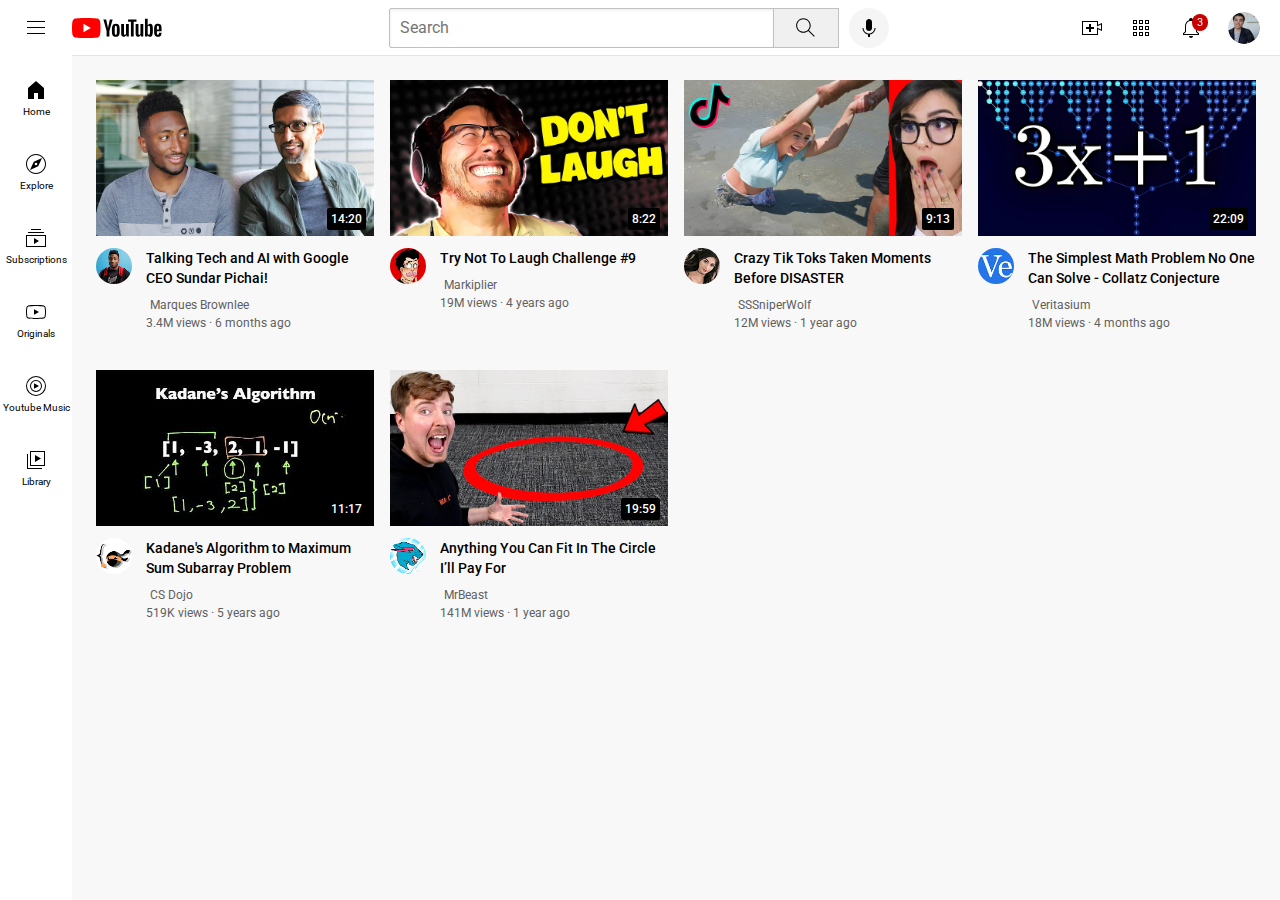
<file: index.html>
<!DOCTYPE html>
<html>
  <head>
    <title>Youtube.com Clone</title>
    <link rel="preconnect" href="https://fonts.googleapis.com">
    <link rel="preconnect" href="https://fonts.gstatic.com" crossorigin>
    <link href="https://fonts.googleapis.com/css2?family=Roboto:ital,wght@0,100;0,300;0,400;0,500;0,700;0,900;1,100;1,300;1,400;1,500;1,700;1,900&display=swap" rel="stylesheet">
    
    <link rel="stylesheet" href="styles/general.css">
    <link rel="stylesheet" href="styles/video.css">
    <link rel="stylesheet" href="styles/header.css">
    <link rel="stylesheet" href="styles/sidebar.css">
  </head>
    
    <body>
      <div class="header">
        <div class="left-section">
          <img class="hamburger-menu" src="icons/hamburger-menu.svg">
          <img class="youtube-logo"src="icons/youtube-logo.svg">
        </div>
        <div class="middle-section">
          <input class="search-bar" type="text" placeholder="Search">
          <button 
          class="search-button">
            <img class="search-icon" src="icons/search.svg">
            <div class="tooltip">Search</div>
          </button>
            
          <button 
          class="voice-search-button">
            <img class="voice-search-icon" src="icons/voice-search-icon.svg">
            <div class="tooltip">Search with your voice</div>
          </button>
        </div>
        <div class="right-section">
          <div class="upload-icon-container">
            <img class="upload-icon" src="icons/upload.svg">
            <div class="tooltip">Create</div>
          </div>
          
          <div class="youtube-apps-container">
            <img class="youtube-apps-icon" src="icons/youtube-apps.svg">
            <div class="tooltip">YouTube apps</div>
          </div>
          
          <div class="notifications-icon-container">
            <img class="notifications-icon" src="icons/notifications.svg">
            <div class="notifications-count">3</div>
            <div class="tooltip">Notifications</div>
          </div>
          <img class="current-user-picture" src="channel-pictures/my-channel.jpeg">
        </div>
      </div>

      <div class="sidebar">
        <div class="sidebar-link">
          <img src="icons/home.svg">
          <div>Home</div>
        </div>
        <div class="sidebar-link">
          <img src="icons/explore.svg">
          <div>Explore</div>
        </div>
        <div class="sidebar-link">
          <img src="icons/subscriptions.svg">
          <div>Subscriptions</div>
        </div>
        <div class="sidebar-link">
          <img src="icons/originals.svg">
          <div>Originals</div>
        </div>
        <div class="sidebar-link">
          <img src="icons/youtube-music.svg">
          <div>Youtube Music</div>
        </div>
        <div class="sidebar-link">
          <img src="icons/library.svg">
          <div>Library</div>
        </div>
      </div>
      
      <div class="video-grid">
        <div class="video-preview">
          <div class="thumbnail-row">
            <img class="thumbnail" src="thumbnails/thumbnail-1.webp">
            <div class="video-time">14:20</div>
          </div>
                  
          <div class="video-info-grid">
              <div class="channel-picture">
                <img class="profile-picture" src="channel-pictures/channel-1.jpeg">
              </div>
              <div class="video-info">
                <p class="video-title">
                  Talking Tech and AI with Google CEO Sundar Pichai!
                </p>
    
                <p class="video-author">
                  Marques Brownlee
                </p>
    
                <p class="video-stats">
                  3.4M views &#183; 6 months ago
                </p>
              </div>
          </div>
        </div>

        
        <div class="video-preview">
        
          <div class="thumbnail-row">
            <img class="thumbnail" src="thumbnails/thumbnail-2.webp">
            <div class="video-time">8:22</div>
          </div>

          <div class="video-info-grid">

              <div class="channel-picture">
                <img class="profile-picture" src="channel-pictures/channel-2.jpeg">
              </div>
              <div class="video-info">
                <p class="video-title">
                  Try Not To Laugh Challenge #9
                </p>
    
                <p class="video-author">
                  Markiplier
                </p>
    
                <p class="video-stats">
                  19M views &#183; 4 years ago
                </p>
              </div>
          </div>
                
        </div>

        <div class="video-preview">
          <div class="thumbnail-row">
            <img class="thumbnail" src="thumbnails/thumbnail-3.webp">
            <div class="video-time">9:13</div>
          </div>
          <div class="video-info-grid">
              <div class="channel-picture">
                <img class="profile-picture" src="channel-pictures/channel-3.jpeg">
              </div>
              <div class="video-info">
                <p class="video-title">
                 Crazy Tik Toks Taken Moments Before DISASTER
                </p>
    
                <p class="video-author">
                  SSSniperWolf
                </p>
    
                <p class="video-stats">
                  12M views &#183; 1 year ago
                </p>
              </div>
          </div>
        </div>

        
        <div class="video-preview">
        
          <div class="thumbnail-row">
            <img class="thumbnail" src="thumbnails/thumbnail-4.webp">
            <div class="video-time">22:09</div>
          </div>

          <div class="video-info-grid">

              <div class="channel-picture">
                <img class="profile-picture" src="channel-pictures/channel-4.jpeg">
              </div>
              <div class="video-info">
                <p class="video-title">
                  The Simplest Math Problem No One Can Solve - Collatz Conjecture
                </p>
    
                <p class="video-author">
                  Veritasium
                </p>
    
                <p class="video-stats">
                  18M views &#183; 4 months ago
                </p>
              </div>
          </div>
                
        </div>

        <div class="video-preview">
          <div class="thumbnail-row">
            <img class="thumbnail" src="thumbnails/thumbnail-5.webp">
            <div class="video-time">11:17</div>
          </div>
          <div class="video-info-grid">
              <div class="channel-picture">
                <img class="profile-picture" src="channel-pictures/channel-5.jpeg">
              </div>
              <div class="video-info">
                <p class="video-title">
                  Kadane's Algorithm to Maximum Sum Subarray Problem
                </p>
    
                <p class="video-author">
                  CS Dojo
                </p>
    
                <p class="video-stats">
                  519K views &#183; 5 years ago
                </p>
              </div>
          </div>
        </div>

        
        <div class="video-preview">
        
          <div class="thumbnail-row">
            <img class="thumbnail" src="thumbnails/thumbnail-6.webp">
            <div class="video-time">19:59</div>
          </div>

          <div class="video-info-grid">

              <div class="channel-picture">
                <img class="profile-picture" src="channel-pictures/channel-6.jpeg">
              </div>
              <div class="video-info">
                <p class="video-title">
                  Anything You Can Fit In The Circle I’ll Pay For
                </p>
    
                <p class="video-author">
                  MrBeast
                </p>
    
                <p class="video-stats">
                  141M views &#183; 1 year ago
                </p>
              </div>
          </div>
                
        </div>
      </div>
       
    </body>
</html>
</file>
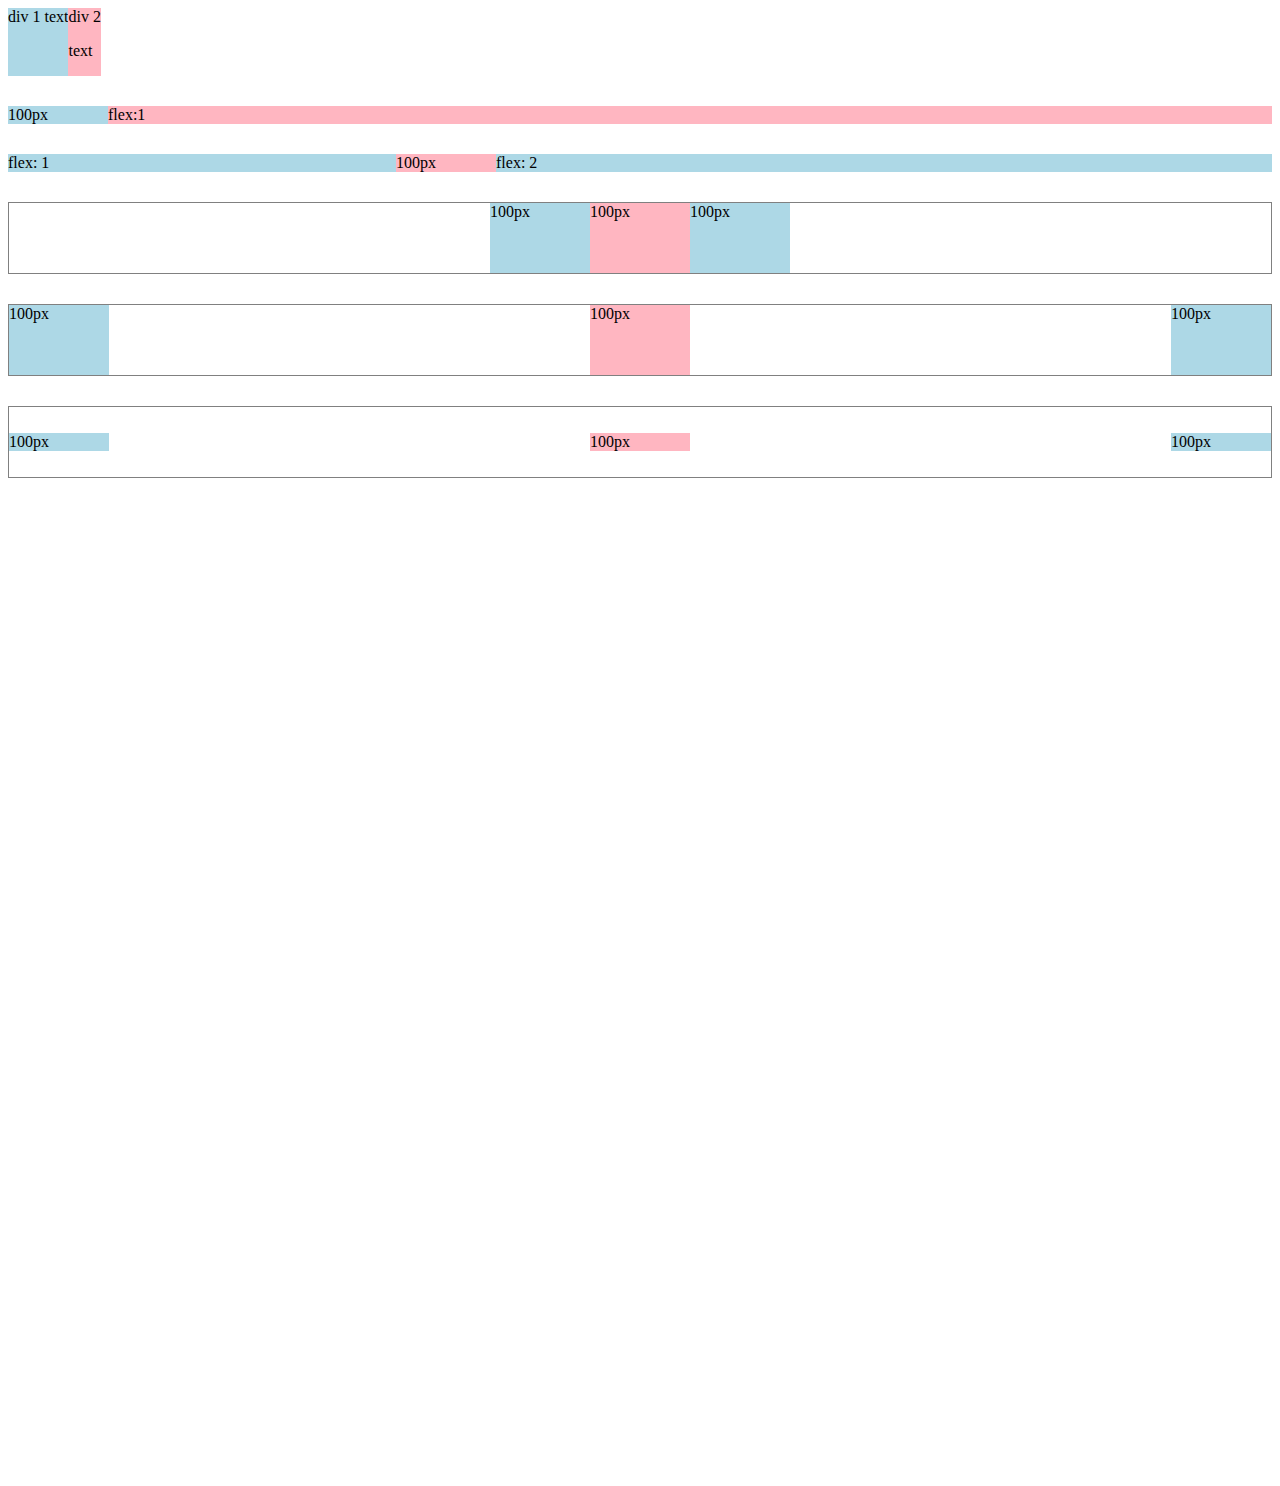
<file: flexbox.html>
<!DOCTYPE html>
<html>
  <head>
    <title>Flexbox Practice</title> 
  </head>
    <body style="padding-bottom: 1000px;">
      <div style="
        display: flex;
        flex-direction: row;
        ">
        <div style="background-color: lightblue;">div 1 text</div>
        <div style="background-color: lightpink;">div 2<p>text</p></div>
      </div>

      <div style="
        margin-top: 30px;
        display: flex;
        flex-direction: row;
        ">
        <div style="
        background-color: lightblue;
        width: 100px;">
        100px
        </div>
        <div style="
        background-color: lightpink;
        flex: 1;">
        flex:1
        </div>
      </div>

      <div style="
        margin-top: 30px;
        display: flex;
        flex-direction: row;
        ">
        <div style="
        background-color: lightblue;
        flex: 1;">
        flex: 1
        </div>
        <div style="
        background-color: lightpink;
        width: 100px;">
        100px
        </div>
        <div style="
        background-color: lightblue;
        flex: 2;
        ">
        flex: 2
        </div>
      </div>
      
      <div style="
        margin-top: 30px;
        height: 70px;
        border-width: 1px;
        border-style: solid;
        border-color: gray;
        display: flex;
        flex-direction: row;
        justify-content: center;
        ">
        <div style="
        background-color: lightblue;
        width: 100px;">
        100px
        </div>
        <div style="
        background-color: lightpink;
        width: 100px;">
        100px
        </div>
        <div style="
        background-color: lightblue;
        width: 100px;
        ">
        100px
        </div>
      </div>

      <div style="
        margin-top: 30px;
        height: 70px;
        border-width: 1px;
        border-style: solid;
        border-color: gray;
        display: flex;
        flex-direction: row;
        justify-content: space-between;
        ">
        <div style="
        background-color: lightblue;
        width: 100px;">
        100px
        </div>
        <div style="
        background-color: lightpink;
        width: 100px;">
        100px
        </div>
        <div style="
        background-color: lightblue;
        width: 100px;
        ">
        100px
        </div>
      </div>

      <div style="
        margin-top: 30px;
        height: 70px;
        border-width: 1px;
        border-style: solid;
        border-color: gray;
        display: flex;
        flex-direction: row;
        justify-content: space-between;
        align-items: center;
        ">
        <div style="
        background-color: lightblue;
        width: 100px;">
        100px
        </div>
        <div style="
        background-color: lightpink;
        width: 100px;">
        100px
        </div>
        <div style="
        background-color: lightblue;
        width: 100px;
        ">
        100px
        </div>
      </div>
      
    </body>
</html>
</file>
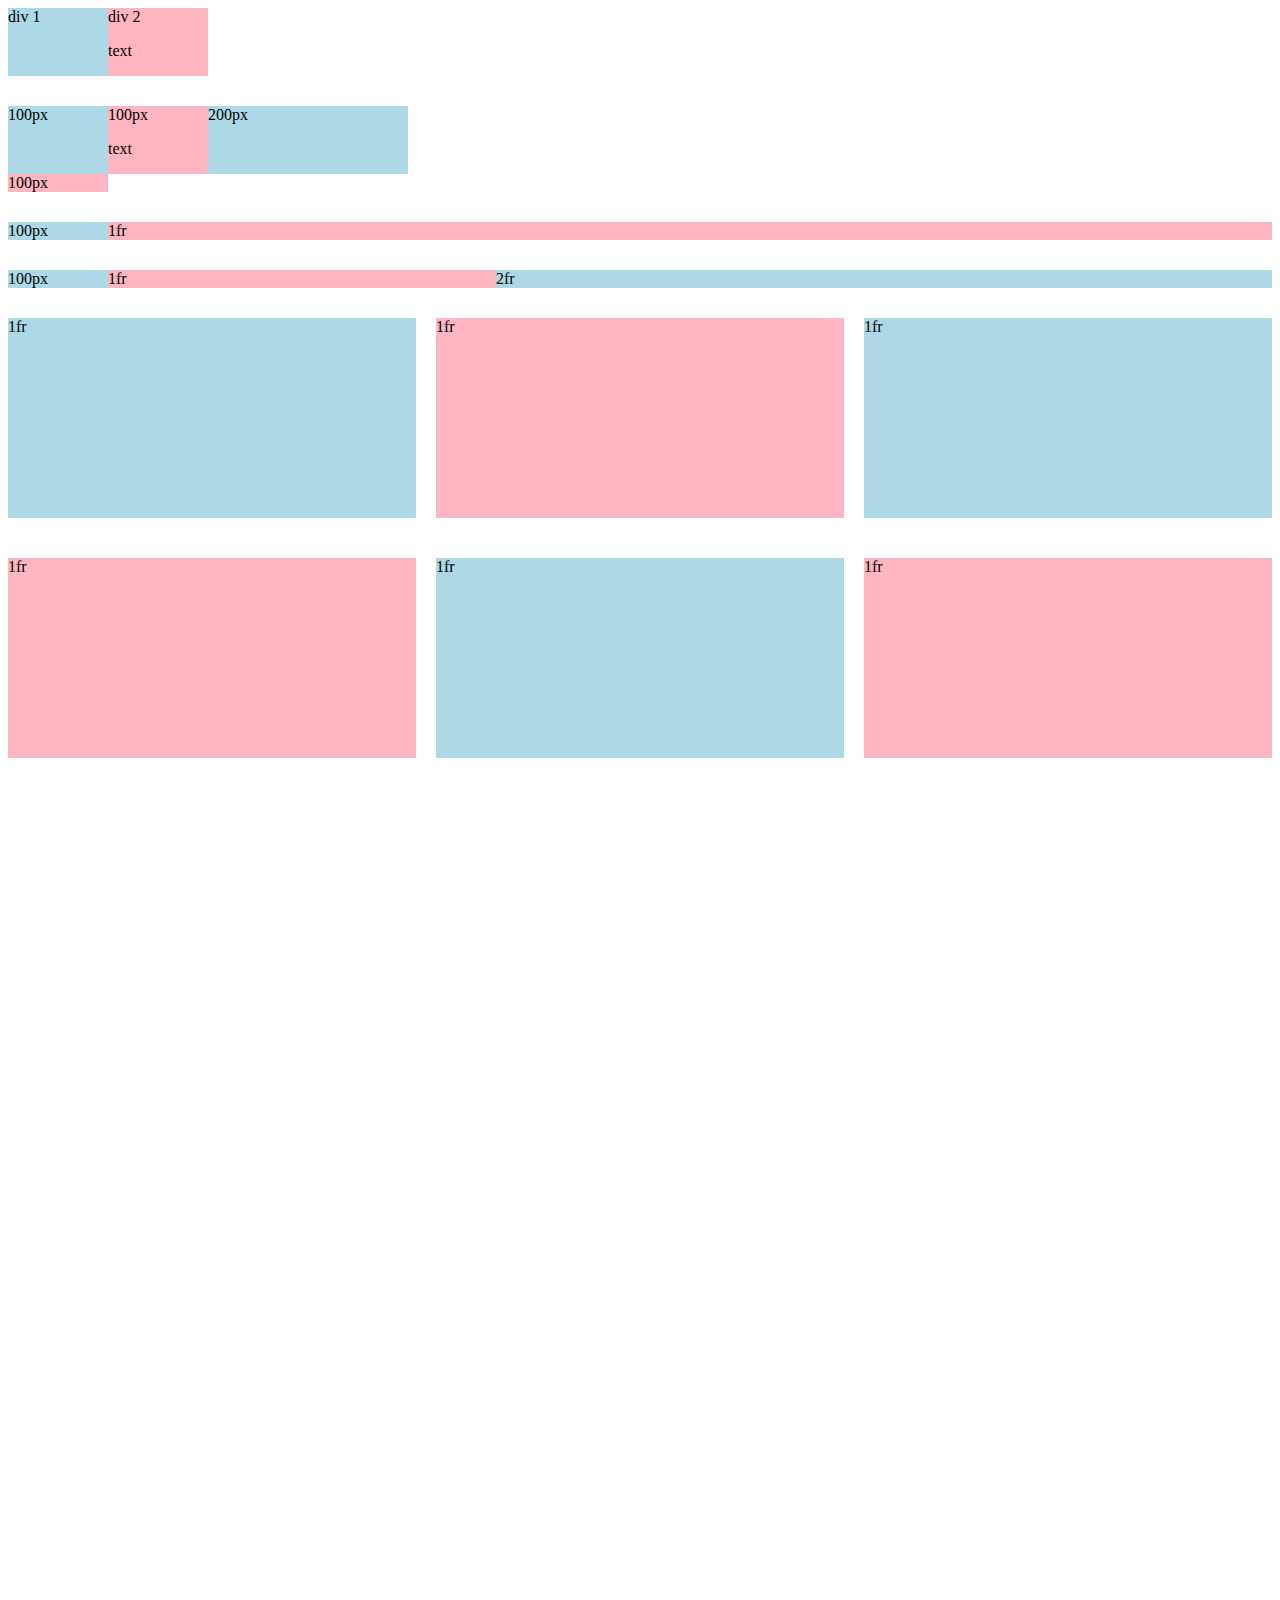
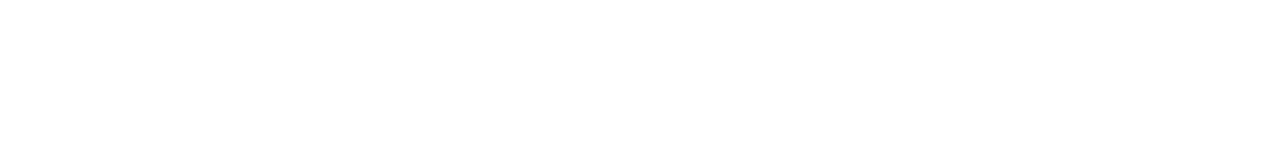
<file: grid.html>
<!DOCTYPE html>
<html>
  <head>
    <title>Grid Practice</title>
  </head>
    
    <body style="padding-bottom: 1000px;">

      <div style="
            display: grid;
            grid-template-columns: 100px 100px;
          ">
            <div style="background-color: 
            lightblue;">div 1</div>
            <div style="background-color: 
            lightpink;">div 2<p>text</p></div>
      </div>


      <div style="
            display: grid;
            grid-template-columns: 100px 100px 200px;
            margin-top: 30px;
          ">
            <div style="background-color: 
            lightblue;">100px</div>
            <div style="background-color: 
            lightpink;">100px<p>text</p></div>
            <div style="background-color: 
            lightblue;">200px</div>
            <div style="background-color: 
            lightpink;">100px</div>
      </div>

      <div style="
            display: grid;
            grid-template-columns: 100px 1fr;
            margin-top: 30px;
          ">
            <div style="background-color: 
            lightblue;">100px</div>
            <div style="background-color: 
            lightpink;">1fr</div>
            
      </div>

      <div style="
            display: grid;
            grid-template-columns: 100px 1fr 2fr;
            margin-top: 30px;
          ">
            <div style="background-color: 
            lightblue;">100px</div>
            <div style="background-color: 
            lightpink;">1fr</div>
            <div style="background-color: 
            lightblue;">2fr</div>
            
      </div>

      <div style="
            display: grid;
            grid-template-columns: 1fr 1fr 1fr;
            margin-top: 30px;
            column-gap: 20px;
            row-gap: 40px;
          ">
            <div style="background-color: 
            lightblue; height: 200px;">1fr</div>
            <div style="background-color: 
            lightpink; height: 200px;">1fr</div>
            <div style="background-color: 
            lightblue; height: 200px;">1fr</div>
            <div style="background-color: 
            lightpink; height: 200px;">1fr</div>
            <div style="background-color: 
            lightblue; height: 200px;">1fr</div>
            <div style="background-color: 
            lightpink; height: 200px;">1fr</div>
            
            
            
      </div>

    </body>

</html>
</file>
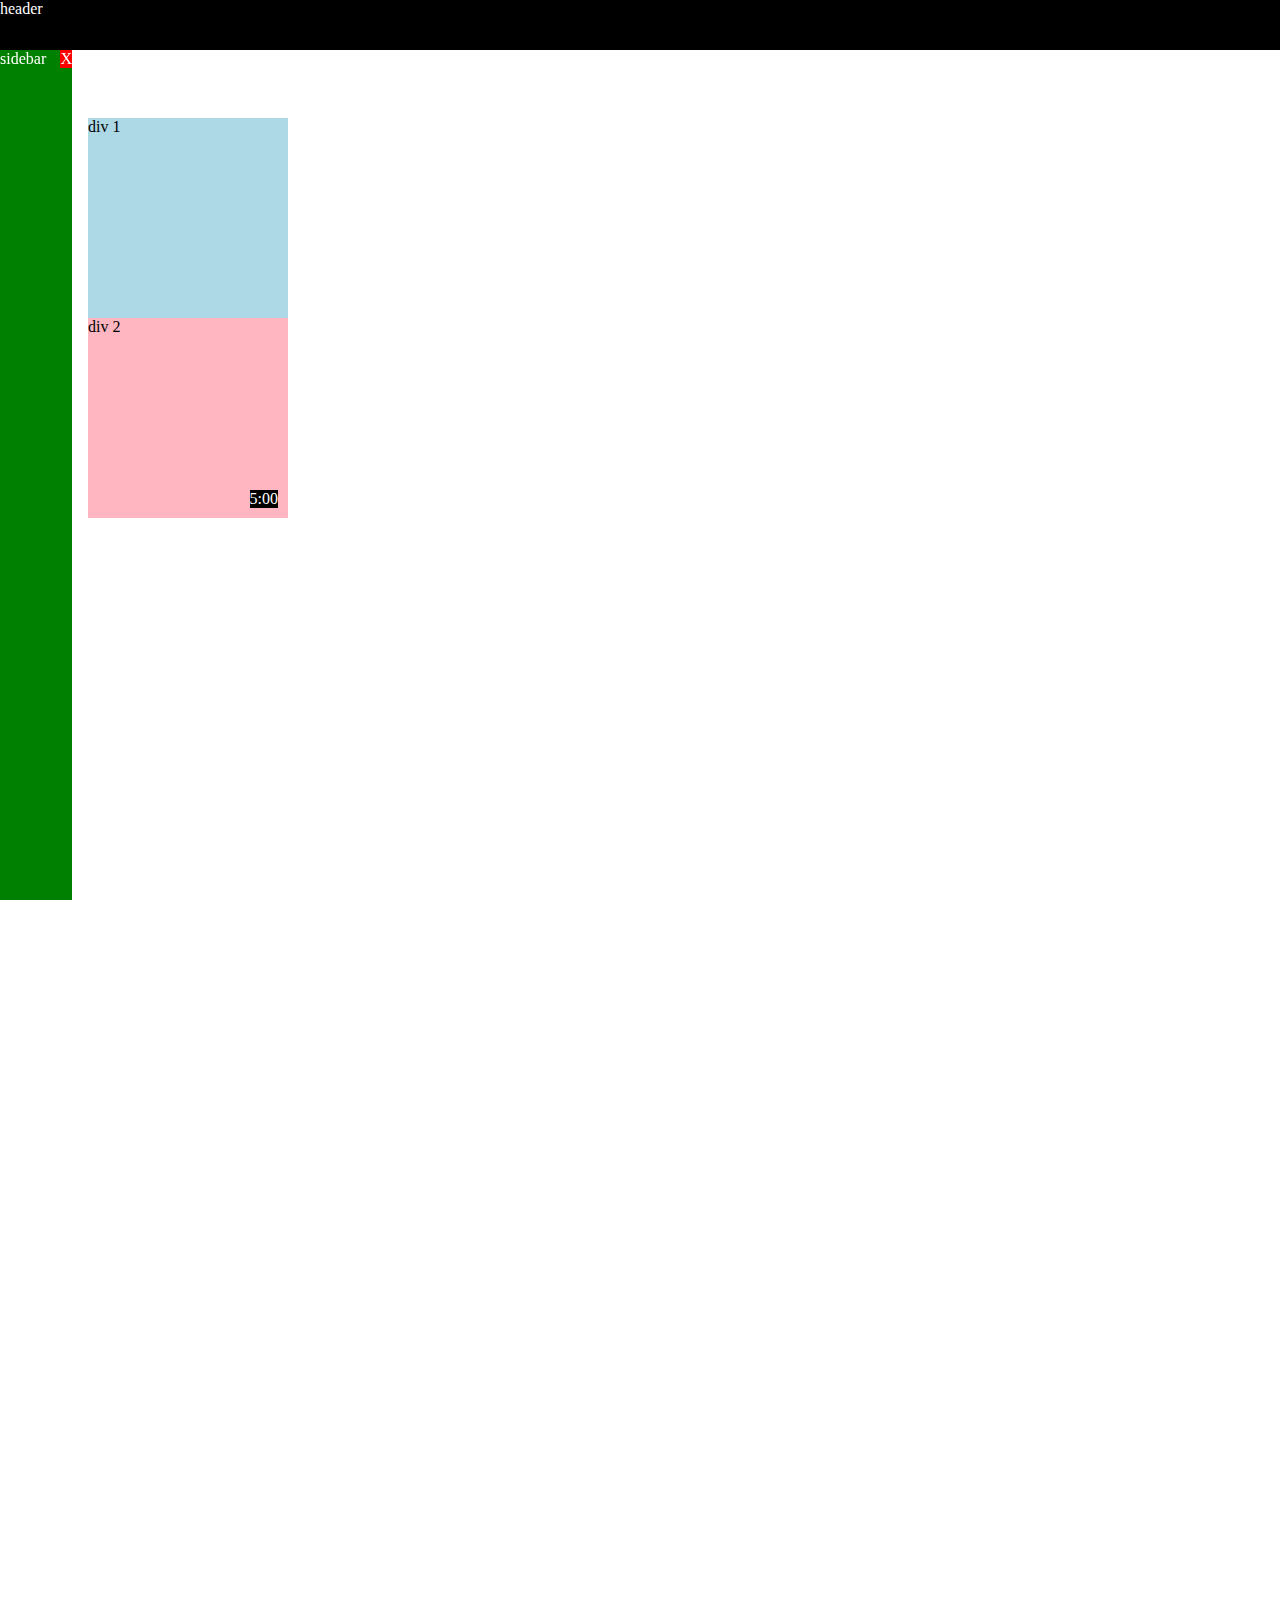
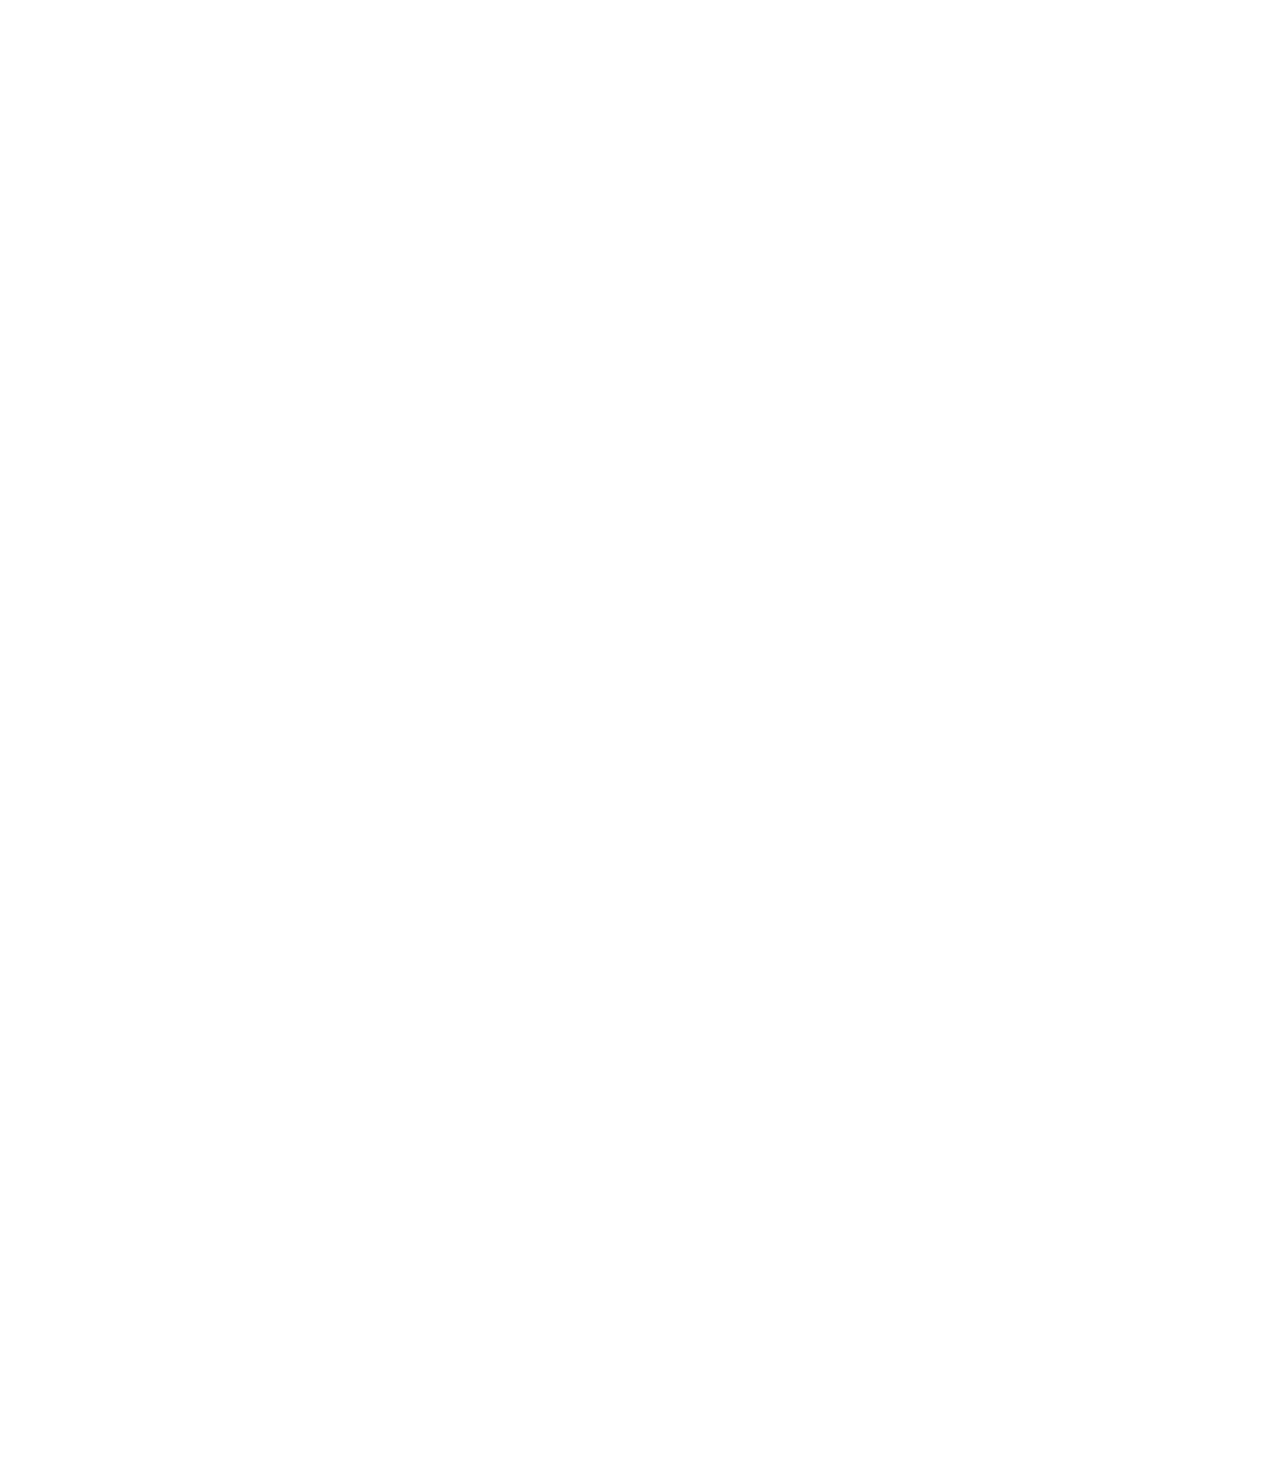
<file: position.html>
<!DOCTYPE html>
<html>
  <head>
    <title>Position Practice</title>
  </head>
  <body style="
      height: 3000px;
      padding-top: 50px;
      padding-left: 80px;
      ">
    <div style="
      background-color: black;
      color: white;
      position: fixed;
      top: 0px;
      left: 0px;
      right: 0px;
      height: 50px;
      z-index: 100;
      ">header</div>

      <div style="
      background-color: green;
      color: white;
      position: fixed;
      left: 0;
      bottom: 0;
      top: 50px;
      width: 72px;
      ">
      sidebar
      <div style="
      position: absolute;
      background-color: red;
      color: white;
      right: 0;
      top: 0;
    ">
      X
      </div>
      </div>

      
      <div style="
      background-color: lightblue;
      height: 200px;
      width: 200px;
      position: static;
      margin-top: 60px;
      ">div 1</div>
    <div style="
      background-color: lightpink;
      height: 200px;
      width: 200px;
      position: relative;
      ">
      div 2
      <div style="
        position: absolute;
        background-color: black;
        color: white;
        bottom: 10px;
        right: 10px;
        ">
        5:00
      </div>
    </div>
  </body>
</html>
</file>
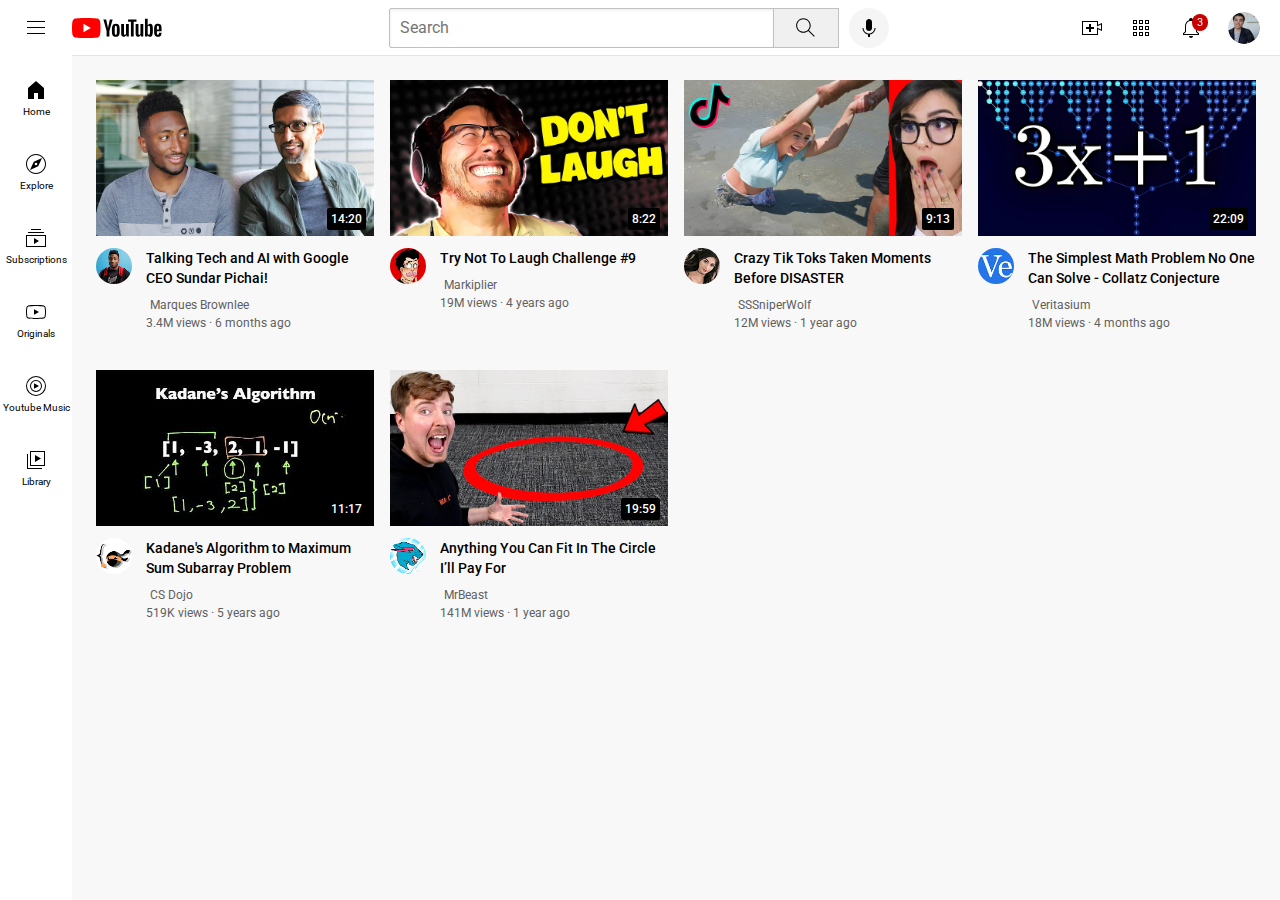
<file: youtube.html>
<!DOCTYPE html>
<html>
  <head>
    <title>Youtube.com Clone</title>
    <link rel="preconnect" href="https://fonts.googleapis.com">
    <link rel="preconnect" href="https://fonts.gstatic.com" crossorigin>
    <link href="https://fonts.googleapis.com/css2?family=Roboto:ital,wght@0,100;0,300;0,400;0,500;0,700;0,900;1,100;1,300;1,400;1,500;1,700;1,900&display=swap" rel="stylesheet">
    
    <link rel="stylesheet" href="styles/general.css">
    <link rel="stylesheet" href="styles/video.css">
    <link rel="stylesheet" href="styles/header.css">
    <link rel="stylesheet" href="styles/sidebar.css">
  </head>
    
    <body>
      <div class="header">
        <div class="left-section">
          <img class="hamburger-menu" src="icons/hamburger-menu.svg">
          <img class="youtube-logo"src="icons/youtube-logo.svg">
        </div>
        <div class="middle-section">
          <input class="search-bar" type="text" placeholder="Search">
          <button 
          class="search-button">
            <img class="search-icon" src="icons/search.svg">
            <div class="tooltip">Search</div>
          </button>
            
          <button 
          class="voice-search-button">
            <img class="voice-search-icon" src="icons/voice-search-icon.svg">
            <div class="tooltip">Search with your voice</div>
          </button>
        </div>
        <div class="right-section">
          <div class="upload-icon-container">
            <img class="upload-icon" src="icons/upload.svg">
            <div class="tooltip">Create</div>
          </div>
          
          <div class="youtube-apps-container">
            <img class="youtube-apps-icon" src="icons/youtube-apps.svg">
            <div class="tooltip">YouTube apps</div>
          </div>
          
          <div class="notifications-icon-container">
            <img class="notifications-icon" src="icons/notifications.svg">
            <div class="notifications-count">3</div>
            <div class="tooltip">Notifications</div>
          </div>
          <img class="current-user-picture" src="channel-pictures/my-channel.jpeg">
        </div>
      </div>

      <div class="sidebar">
        <div class="sidebar-link">
          <img src="icons/home.svg">
          <div>Home</div>
        </div>
        <div class="sidebar-link">
          <img src="icons/explore.svg">
          <div>Explore</div>
        </div>
        <div class="sidebar-link">
          <img src="icons/subscriptions.svg">
          <div>Subscriptions</div>
        </div>
        <div class="sidebar-link">
          <img src="icons/originals.svg">
          <div>Originals</div>
        </div>
        <div class="sidebar-link">
          <img src="icons/youtube-music.svg">
          <div>Youtube Music</div>
        </div>
        <div class="sidebar-link">
          <img src="icons/library.svg">
          <div>Library</div>
        </div>
      </div>
      
      <div class="video-grid">
        <div class="video-preview">
          <div class="thumbnail-row">
            <img class="thumbnail" src="thumbnails/thumbnail-1.webp">
            <div class="video-time">14:20</div>
          </div>
                  
          <div class="video-info-grid">
              <div class="channel-picture">
                <img class="profile-picture" src="channel-pictures/channel-1.jpeg">
              </div>
              <div class="video-info">
                <p class="video-title">
                  Talking Tech and AI with Google CEO Sundar Pichai!
                </p>
    
                <p class="video-author">
                  Marques Brownlee
                </p>
    
                <p class="video-stats">
                  3.4M views &#183; 6 months ago
                </p>
              </div>
          </div>
        </div>

        
        <div class="video-preview">
        
          <div class="thumbnail-row">
            <img class="thumbnail" src="thumbnails/thumbnail-2.webp">
            <div class="video-time">8:22</div>
          </div>

          <div class="video-info-grid">

              <div class="channel-picture">
                <img class="profile-picture" src="channel-pictures/channel-2.jpeg">
              </div>
              <div class="video-info">
                <p class="video-title">
                  Try Not To Laugh Challenge #9
                </p>
    
                <p class="video-author">
                  Markiplier
                </p>
    
                <p class="video-stats">
                  19M views &#183; 4 years ago
                </p>
              </div>
          </div>
                
        </div>

        <div class="video-preview">
          <div class="thumbnail-row">
            <img class="thumbnail" src="thumbnails/thumbnail-3.webp">
            <div class="video-time">9:13</div>
          </div>
          <div class="video-info-grid">
              <div class="channel-picture">
                <img class="profile-picture" src="channel-pictures/channel-3.jpeg">
              </div>
              <div class="video-info">
                <p class="video-title">
                 Crazy Tik Toks Taken Moments Before DISASTER
                </p>
    
                <p class="video-author">
                  SSSniperWolf
                </p>
    
                <p class="video-stats">
                  12M views &#183; 1 year ago
                </p>
              </div>
          </div>
        </div>

        
        <div class="video-preview">
        
          <div class="thumbnail-row">
            <img class="thumbnail" src="thumbnails/thumbnail-4.webp">
            <div class="video-time">22:09</div>
          </div>

          <div class="video-info-grid">

              <div class="channel-picture">
                <img class="profile-picture" src="channel-pictures/channel-4.jpeg">
              </div>
              <div class="video-info">
                <p class="video-title">
                  The Simplest Math Problem No One Can Solve - Collatz Conjecture
                </p>
    
                <p class="video-author">
                  Veritasium
                </p>
    
                <p class="video-stats">
                  18M views &#183; 4 months ago
                </p>
              </div>
          </div>
                
        </div>

        <div class="video-preview">
          <div class="thumbnail-row">
            <img class="thumbnail" src="thumbnails/thumbnail-5.webp">
            <div class="video-time">11:17</div>
          </div>
          <div class="video-info-grid">
              <div class="channel-picture">
                <img class="profile-picture" src="channel-pictures/channel-5.jpeg">
              </div>
              <div class="video-info">
                <p class="video-title">
                  Kadane's Algorithm to Maximum Sum Subarray Problem
                </p>
    
                <p class="video-author">
                  CS Dojo
                </p>
    
                <p class="video-stats">
                  519K views &#183; 5 years ago
                </p>
              </div>
          </div>
        </div>

        
        <div class="video-preview">
        
          <div class="thumbnail-row">
            <img class="thumbnail" src="thumbnails/thumbnail-6.webp">
            <div class="video-time">19:59</div>
          </div>

          <div class="video-info-grid">

              <div class="channel-picture">
                <img class="profile-picture" src="channel-pictures/channel-6.jpeg">
              </div>
              <div class="video-info">
                <p class="video-title">
                  Anything You Can Fit In The Circle I’ll Pay For
                </p>
    
                <p class="video-author">
                  MrBeast
                </p>
    
                <p class="video-stats">
                  141M views &#183; 1 year ago
                </p>
              </div>
          </div>
                
        </div>
      </div>
       
    </body>
</html>
</file>
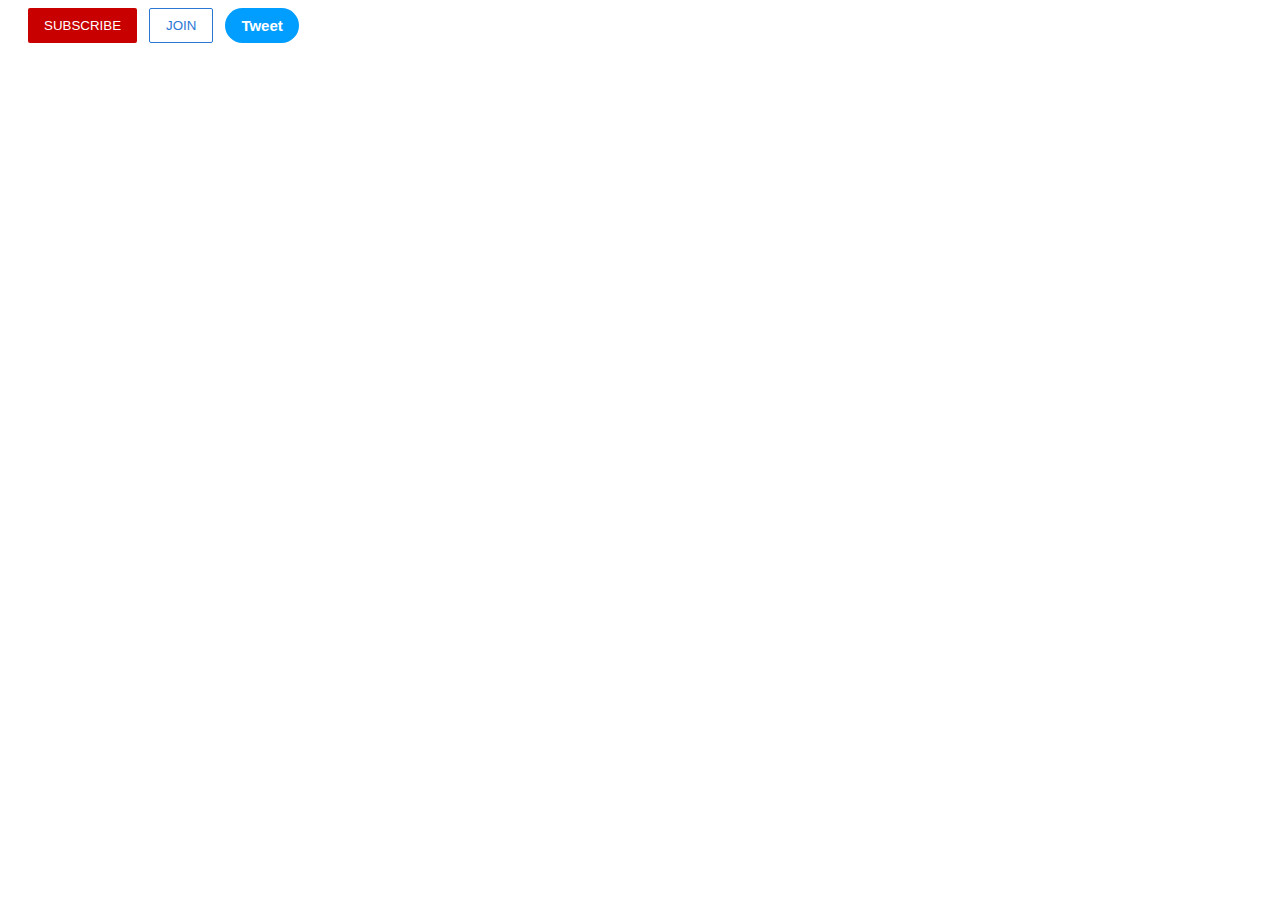
<file: intro-to-html/buttons.html>
<!DOCTYPE html>
<html>
  <head>
    <title>Buttons Practice</title>
    <link rel="stylesheet" href="styles/buttons.css">
  </head>
    <body>
      <button class="subscribe-button">
        SUBSCRIBE 
      </button>
      
      <button class="join-button">
        JOIN 
      </button>
      
      <button class="tweet-button">
        Tweet 
      </button>
    </body>
</html>
</file>
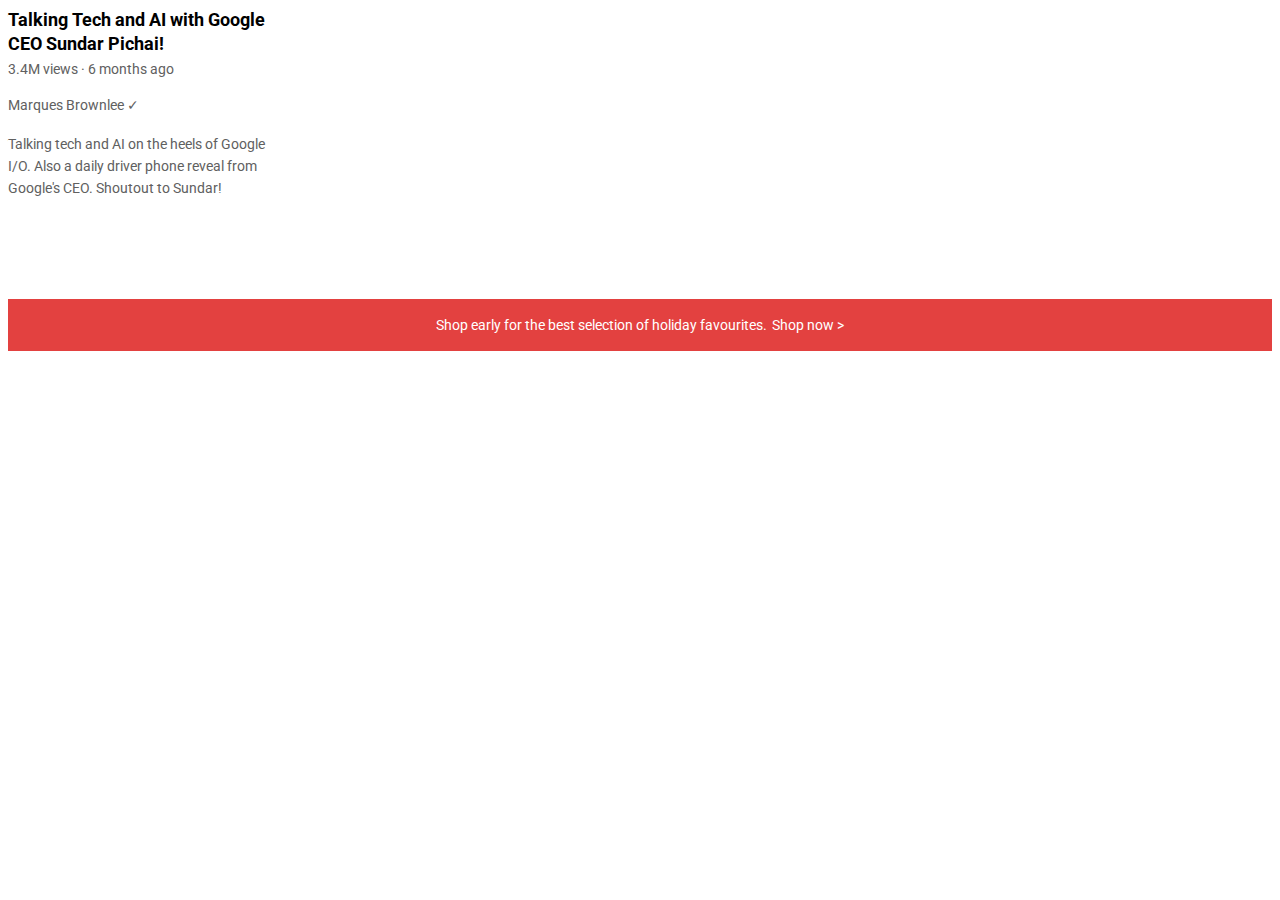
<file: intro-to-html/text.html>
<!DOCTYPE html>
<html>
  <head>
    <title>Text Practice</title>

    <link rel="preconnect" href="https://fonts.googleapis.com">
    <link rel="preconnect" href="https://fonts.gstatic.com" crossorigin>
    <link href="https://fonts.googleapis.com/css2?family=Roboto:ital,wght@0,100;0,300;0,400;0,500;0,700;0,900;1,100;1,300;1,400;1,500;1,700;1,900&display=swap" rel="stylesheet">

    <link rel="stylesheet" href="styles/text.css">
  </head>
    <body>
      <p class="video-title"> 
        Talking Tech and AI with Google CEO Sundar Pichai!
      </p>
      
      <p class="video-stats">
        3.4M views &#183; 6 months ago
      </p>
      
      <p class="video-author">
        Marques Brownlee 	&#10003; 
      </p>
      
      <p class="video-description">
        Talking tech and AI on the heels of Google I/O. Also a daily driver phone reveal from Google's CEO. Shoutout to Sundar!
      </p>
      
      <p class="apple-text">
        Shop early for the best selection of holiday favourites.<span class="shop-link">Shop now &gt;</span> 
      </p>
    </body>
  
</html>
</file>
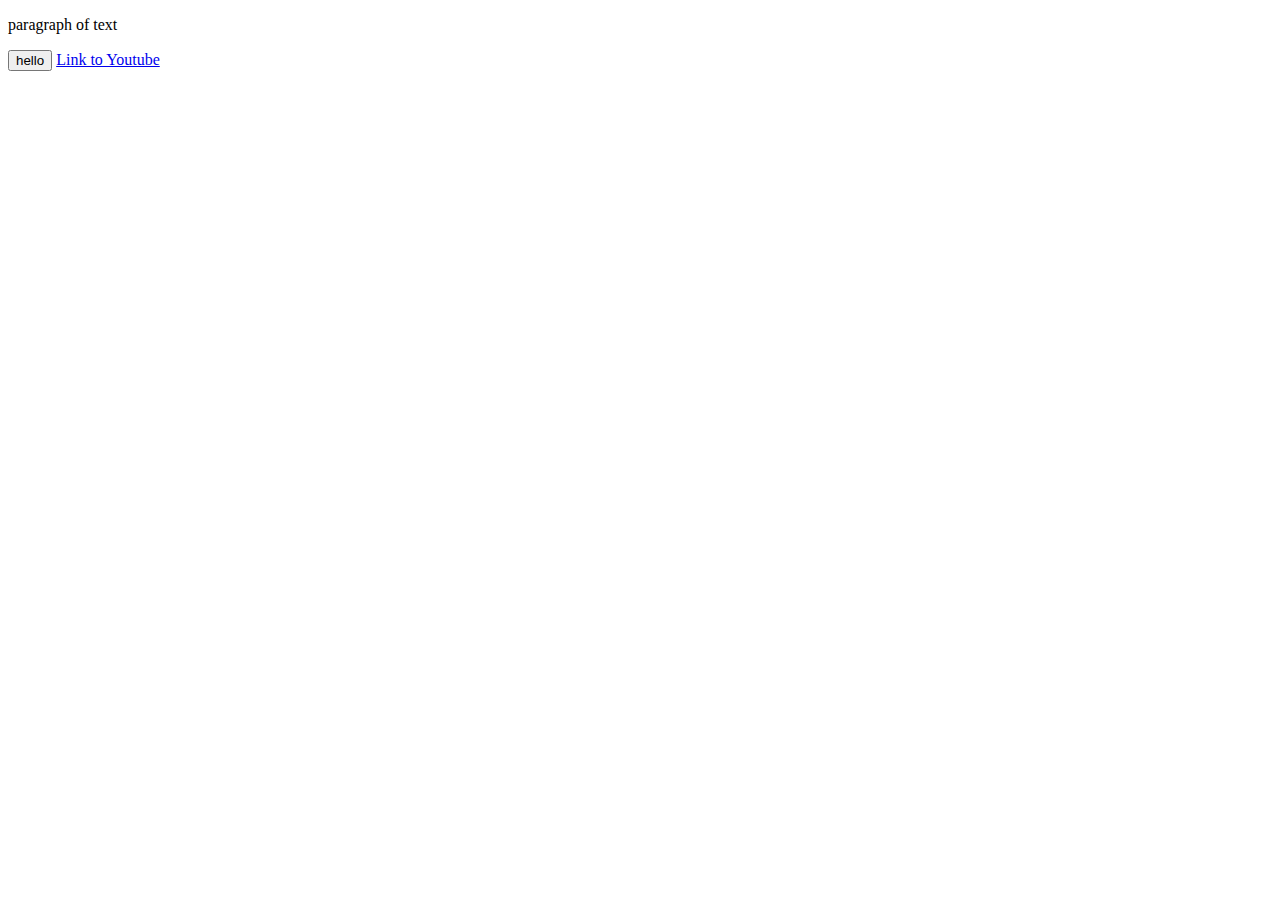
<file: intro-to-html/website.html>
<!DOCTYPE html>
<html>
  <head>
    <title>First Website</title>
  </head>

    <body>
      <p>
        paragraph of text 
      </p>
      
      <button>
        hello
      </button>
      
      <a href="https://www.youtube.com/" target="blank">
        Link to Youtube
      </a>
      
    </body>

</html>
</file>
<file: styles/general.css>
p {
  margin-top: 0;
  margin-bottom: 0;
}

body {
  /* This style below will be inherited */
  font-family: Roboto, Arial;
  margin: 0px;
  padding-top: 80px;
  padding-left: 96px;
  padding-right: 24px;
  background-color: rgb(248, 248, 248);
}
</file>
<file: styles/video.css>
.thumbnail {
  width: 100%;
}

.video-title {
  margin-top: 0;
  font-size: 14px;
  font-weight: 500;
  line-height: 20px;
  margin-bottom: 10px;
}

.video-info-grid {
  display: grid;
  grid-template-columns: 50px 1fr;
}

.channel-picture {
}

.video-info {
}

.profile-picture {
  width: 36px;
  border-radius: 50px;
}

.thumbnail-row {
  margin-bottom: 8px;
  position: relative;
}

.video-author,
.video-stats {
  font-size: 12px;
  color: rgb(96, 96, 96);
}

.video-author {
  margin: 4px;
}

.video-grid {
  display: grid;
  grid-template-columns: 1fr 1fr 1fr;
  column-gap: 16px;
  row-gap: 40px;
}

@media (max-width: 750px) {
  .video-grid {
    grid-template-columns: 1fr 1fr;
  }
}

@media (min-width: 751px) and (max-width: 999px) {
  .video-grid {
    grid-template-columns: 1fr 1fr 1fr;
  }
}


@media (min-width: 1000px) {
  .video-grid {
    grid-template-columns: 1fr 1fr 1fr 1fr;
  }
}

.video-time {
  background-color: black;
  color: white;
  position: absolute;
  bottom: 10px;
  right: 8px;
  font-size: 12px;
  font-weight: 500;
  padding: 4px;
  border-radius: 2px;
}
</file>
<file: styles/header.css>
.header {
  height: 55px;
  display: flex;
  flex-direction: row;
  justify-content: space-between;
  position: fixed;
  top: 0;
  left: 0;
  right: 0;
  z-index: 100;
  background-color: white;
  border-bottom-width: 1px;
  border-bottom-style: solid;
  border-bottom-color: rgb(228, 228, 228);
}

.left-section {
  display: flex;
  align-items: center;
}

.hamburger-menu {
  height: 24px;
  margin-left: 24px;
  margin-right: 24px;
}

.youtube-logo {
  height: 20px;
}

.middle-section {
  flex: 1;
  margin-left: 70px;
  margin-right: 35px;
  max-width: 500px;
  display: flex;
  align-items: center;
}

.search-bar {
  flex: 1;
  height: 36px;
  padding-left: 10px;
  font-size: 16px;
  border-width: 1px;
  border-style: solid;
  border-color: rgb(192, 192, 192);
  border-radius: 2px;
  box-shadow: inset 1px 2px 3px rgba(0, 0, 0, 0.05);
  width: 0;
}

.search-bar::placeholder {
  font-family: Roboto, Arial;
  font-size: 16px;
}

.search-button {
  height: 40px;
  width: 66px;
  background-color: rgb(240, 240, 240);
  border-width: 1px;
  border-style: solid;
  border-color: rgb(192, 192, 192);
  margin-left: -1px;
  margin-right: 10px;
}

.search-button,
.voice-search-button,
.upload-icon-container,
.youtube-apps-container, 
.notifications-icon-container {
  display: flex;
  justify-content: center;
  align-items: center;
  position: relative;
}

.search-button .tooltip,
.voice-search-button .tooltip,
.upload-icon-container .tooltip,
.youtube-apps-container .tooltip,
.notifications-icon-container .tooltip {
  position: absolute;
  background-color: gray;
  color: white;
  padding-top: 4px;
  padding-bottom: 4px;
  padding-left: 8px;
  padding-right: 8px;
  border-radius: 2px;
  font-size: 12px;
  bottom: -30px;
  opacity: 0;
  transition: opacity 0.15s;
  pointer-events: none;
  white-space: nowrap;
}

.search-button:hover .tooltip,
.voice-search-button:hover .tooltip,
.upload-icon-container:hover .tooltip,
.youtube-apps-container:hover .tooltip,
.notifications-icon-container:hover .tooltip {
  opacity: 1;
}

.search-icon {
  height: 25px;
}

.voice-search-button {
  height: 40px;
  width: 40px;
  border-radius: 20px;
  border: none;
  background-color: rgb(245, 245, 245);
}

.voice-search-icon {
  height: 24px;
}


.right-section {
  width: 180px;
  margin-right: 20px;
  display: flex;
  align-items: center;
  justify-content: space-between;
  flex-shrink: 0;
}

.upload-icon {
  height: 24px;
}

.youtube-apps-icon {
  height: 24px;
}

.notifications-icon {
  height: 24px;
}

.notifications-icon-container {
  position: relative;
}

.notifications-count {
  position: absolute;
  top: -2px;
  right: -5px;
  background-color: rgb(200, 0, 0);
  color: white;
  font-size: 11px;
  padding-left: 5px;
  padding-right: 5px;
  padding-top: 2px;
  padding-bottom: 2px;
  border-radius: 10px;
}

.current-user-picture {
  height: 32px;
  border-radius: 16px;
}
</file>
<file: styles/sidebar.css>
.sidebar {
  position: fixed;
  left: 0;
  bottom: 0;
  top: 55px;
  background-color: white;
  width: 72px;
  z-index: 200;
  padding-top: 5px;
}

.sidebar-link {
  height: 74px;
  display: flex;
  justify-content: center;
  align-items: center;
  flex-direction: column;
  cursor: pointer;
}

.sidebar-link:hover {
  background-color: rgb(235, 235, 235);
}

.sidebar-link img {
  height: 24px;
  margin-bottom: 4px;
}

.sidebar-link div {
  font-size: 10px;
}
</file>
<file: intro-to-html/styles/buttons.css>
.subscribe-button {
  background-color: rgb(200, 0, 0);
  color: white;
  border: none;
  border-radius: 2px;
  cursor: pointer;
  margin-right: 8px;
  margin-left: 20px;
  padding-top: 10px;
  padding-bottom: 10px;
  padding-left: 16px;
  padding-right: 16px;
  transition: opacity 0.15s;
  vertical-align: top;
  }

  .subscribe-button:hover {
    opacity: 0.8;
  }

  .subscribe-button:active {
    opacity: 0.5;  
  }

.join-button {
  background-color: white;
  border-color: rgb(41, 118, 211);
  border-style: solid;
  border-width: 1px;
  color: rgb(41, 118, 211);
  border-radius: 2px;
  cursor: pointer;
  padding-top: 9px;
  padding-bottom: 9px;
  padding-left: 16px;
  padding-right: 16px;
  transition: background-color 0.15s,
    color 0.15s;
  }

  .join-button:hover {
    background-color: rgb(41, 118, 211);
    color: white;
  }

  .join-button:active {
    opacity: 0.7;
  }

.tweet-button {
  background-color: rgb(2, 158, 255);
  color: white;
  border: none;
  padding-top: 9px;
  padding-bottom: 9px;
  padding-left: 16px;
  padding-right: 16px;
  border-radius: 18px;
  font-weight: bold;
  font-size: 15px;
  cursor: pointer;
  margin-left: 8px;
  transition: box-shadow 0.15s;
  vertical-align: top;
  }

.tweet-button:hover {
  box-shadow: 5px 5px 10px rgba(0, 0, 0, 0.15);
}
</file>
<file: intro-to-html/styles/text.css>
p {
  font-family: Roboto;
  margin-top: 0;
  margin-bottom: 0;

}


.video-title {
  
  font-weight: bold;
  font-size: 18px;
  width: 280px;
  line-height: 24px;
  margin-bottom: 5px;
}

.video-stats {
  
  font-size: 14px;
  color: rgb(96, 96, 96);
  margin-bottom: 20px;
}

.video-author {
  
  color: rgb(96, 96, 96);
  font-size: 14px;
  margin-bottom: 20px;
}

.video-description {
  color: rgb(96, 96, 96);
  font-size: 14px;
  width: 280px;
  line-height: 22px;
  margin-bottom: 100px;
}

.apple-text {
  margin-bottom: 50px;
  font-size: 14px;
  background-color: rgb(227, 65, 64);
  color: white;
  text-align: center;
  padding-top: 18px;
  padding-bottom: 18px;
}

.shop-link:hover {
  text-decoration: underline;
}

.shop-link {
  cursor: pointer;
  margin-left: 5px;
}
</file>
